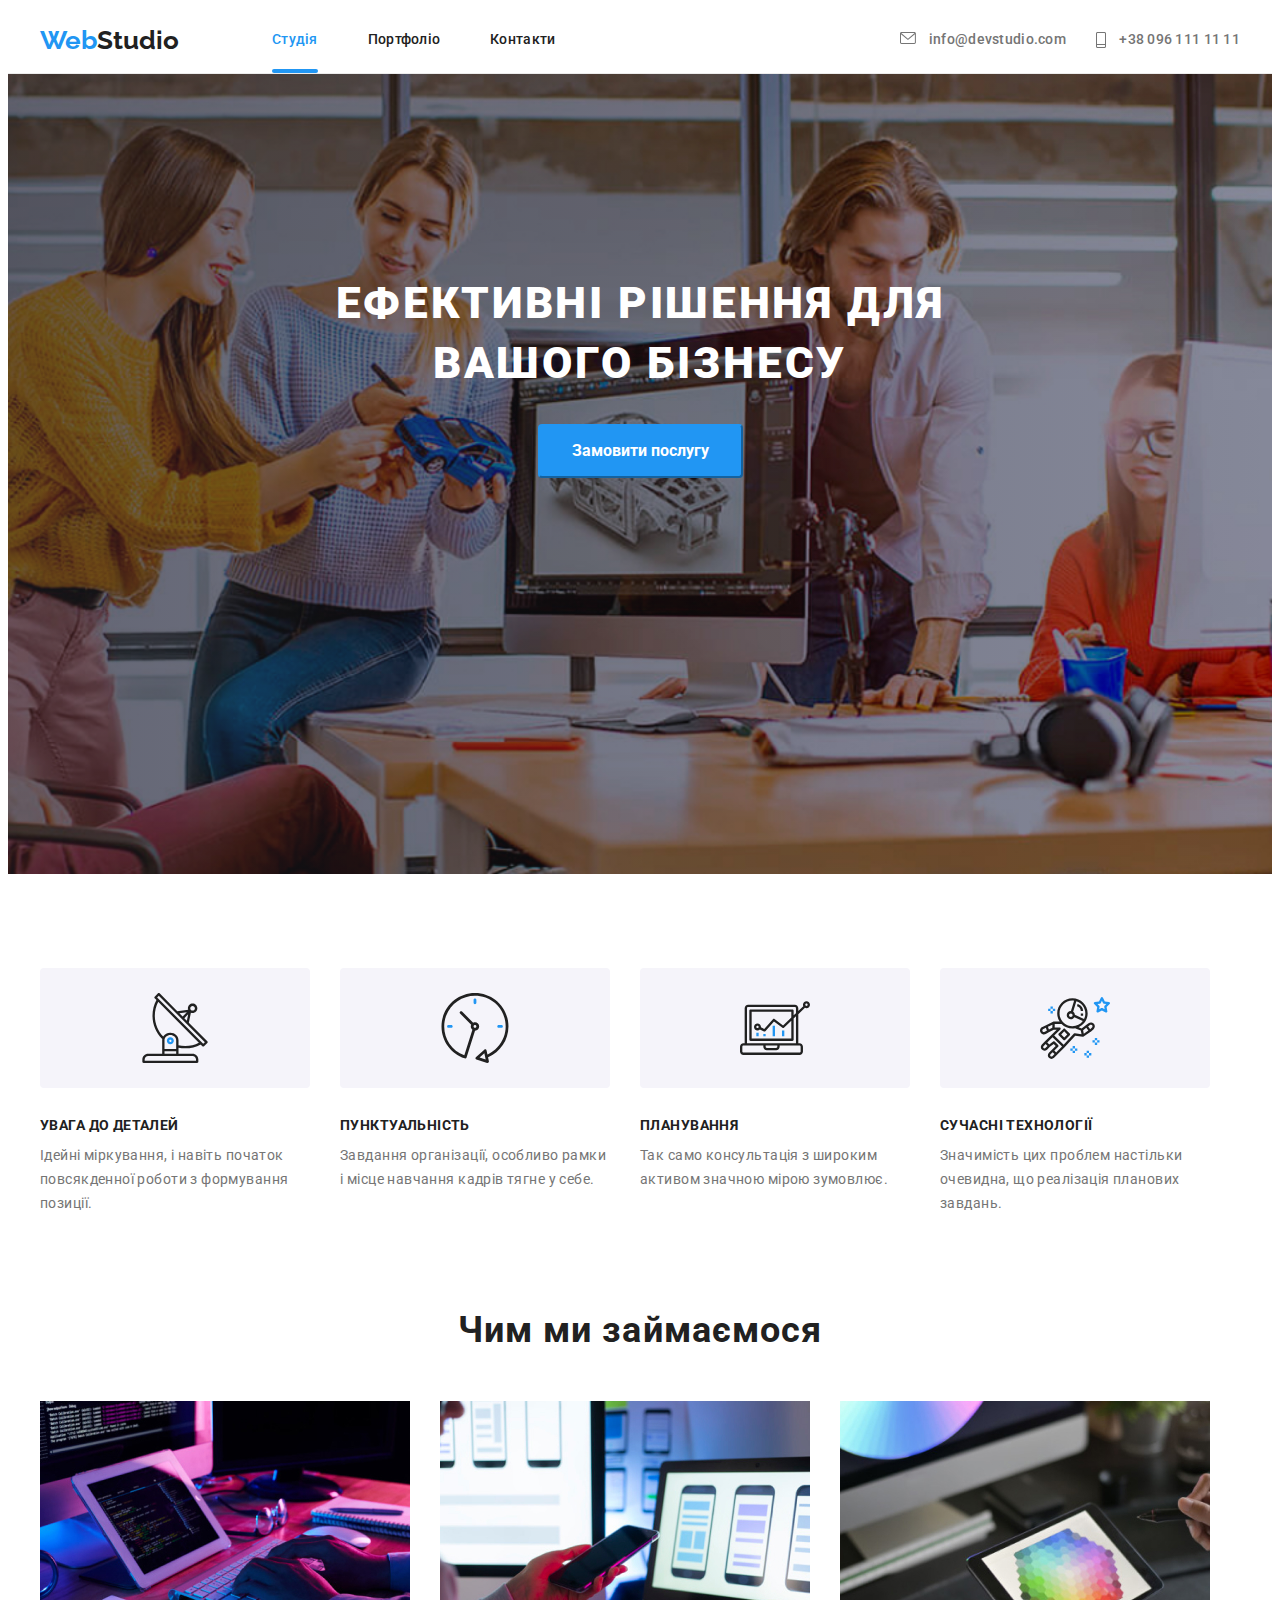
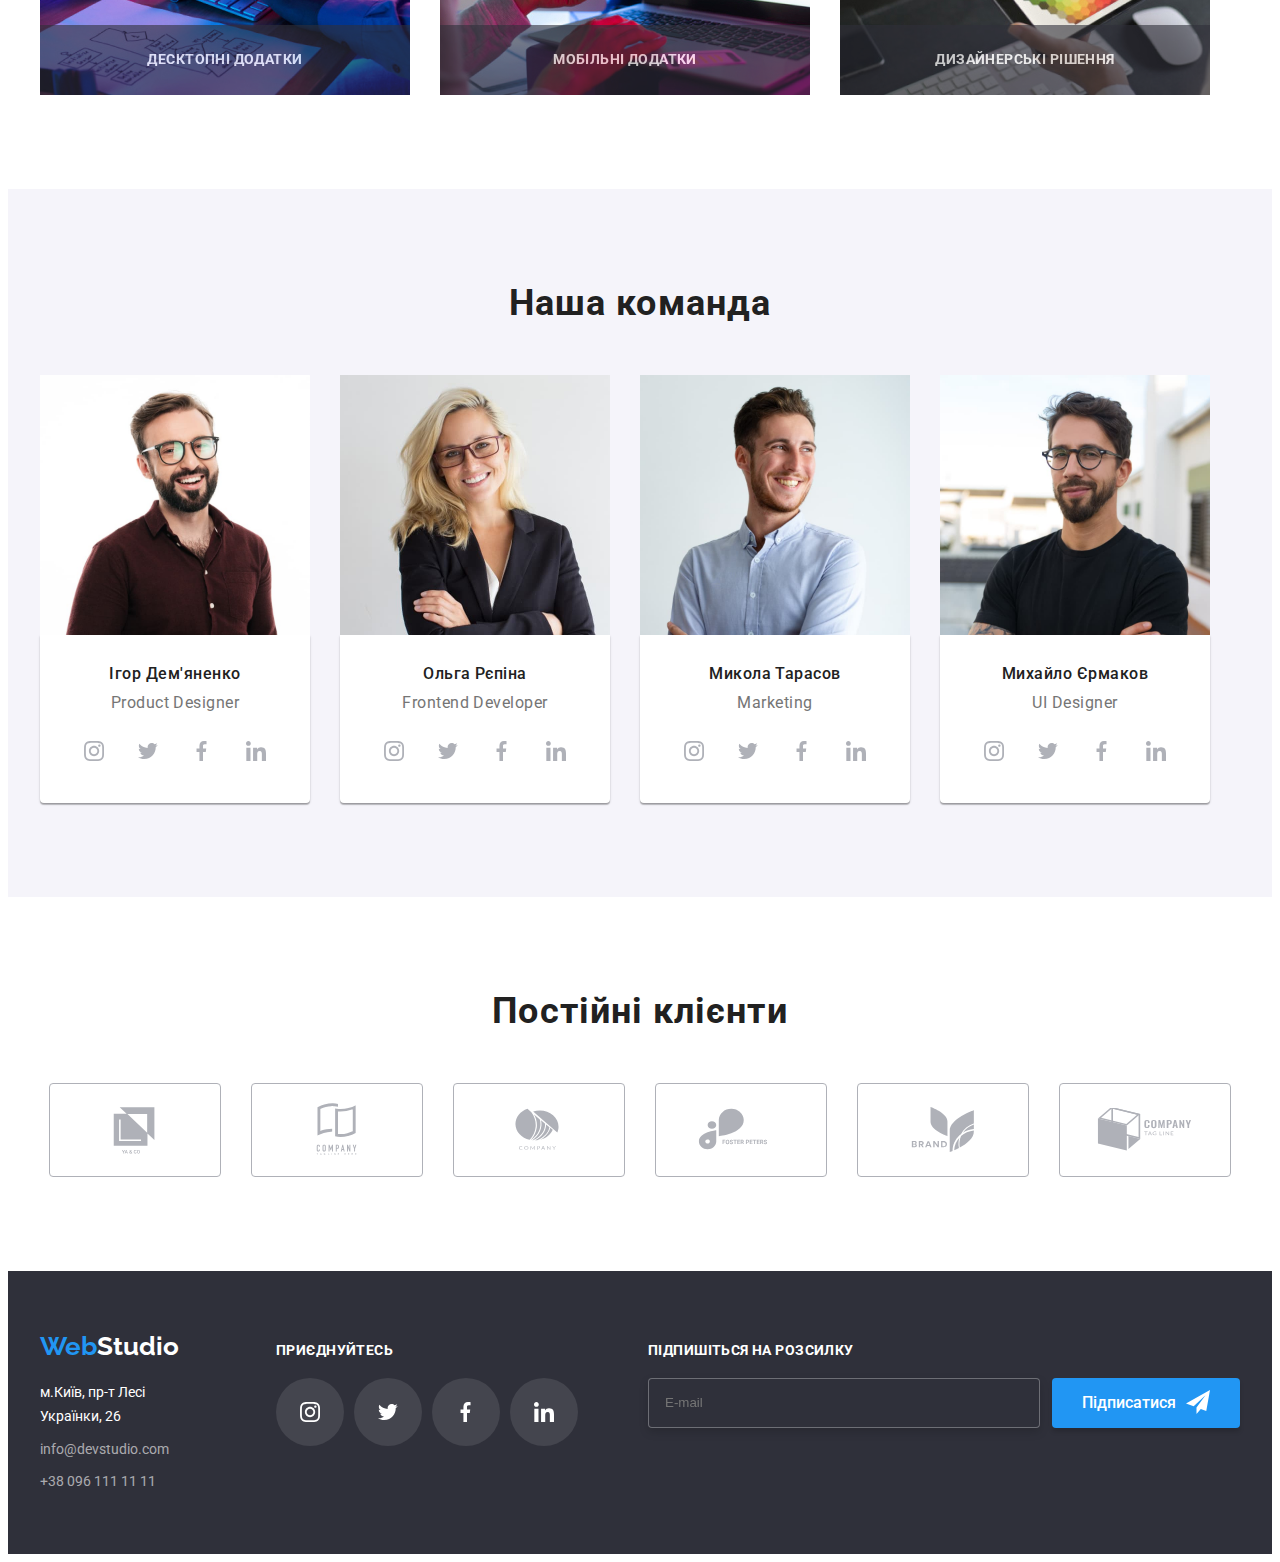
<file: index.html>
<!DOCTYPE html>
<html lang="uk">
  <head>
    <meta charset="UTF-8" />
    <meta http-equiv="X-UA-Compatible" content="IE=edge" />
    <meta name="viewport" content="width=device-width, initial-scale=1.0" />
    <title>Studio</title>
    <link
      href="https://fonts.googleapis.com/css2?family=Raleway:wght@700&family=Roboto:wght@400;500;700;900&display=swap"
      rel="stylesheet"
    />
    <link
      rel="stylesheet"
      href="https://cdnjs.cloudflare.com/ajax/libs/modern-normalize/1.1.0/modern-normalize.min.css"
      integrity="sha512-wpPYUAdjBVSE4KJnH1VR1HeZfpl1ub8YT/NKx4PuQ5NmX2tKuGu6U/JRp5y+Y8XG2tV+wKQpNHVUX03MfMFn9Q=="
      crossorigin="anonymous"
      referrerpolicy="no-referrer"
    />

    <link rel="stylesheet" href="./css/main.min.css" />
  </head>
  <body>
    <header class="header-line">
      <div class="container mane-header">
        <a class="logo link" href="/"
          ><span class="logo-blue">Web</span>Studio</a
        >
        <nav>
          <ul class="site-nav site-nav--margin">
            <li>
              <a
                class="link site-nav__link site-nav__link--margin site-nav__link--current"
                href="/"
                >Студія</a
              >
            </li>
            <li>
              <a
                class="link site-nav__link site-nav__link--margin"
                href="./portfolio.html"
                >Портфоліо</a
              >
            </li>
            <li>
              <a class="link site-nav__link site-nav__link--margin" href="#"
                >Контакти</a
              >
            </li>
          </ul>
        </nav>
        <ul class="header-contacts">
          <li class="header-contacts__item">
            <a
              class="link header-contacts__link"
              href="mailto:info@devstudio.com"
            >
              <svg class="header-contacts__icon header-contacts__icon--letter">
                <use href="./images/icons.svg#icon-letter"></use>
              </svg>
              info@devstudio.com</a
            >
          </li>
          <li class="header-contacts__item">
            <a class="link header-contacts__link" href="tel:+380961111111"
              ><svg
                class="header-contacts__icon header-contacts__icon--telephon"
              >
                <use href="./images/icons.svg#icon-telephon"></use>
              </svg>
              +38 096 111 11 11</a
            >
          </li>
        </ul>
      </div>
    </header>
    <section class="hero hero--margin">
      <h1 class="hero__title hero__title--margin">
        Ефективні рішення для вашого бізнесу
      </h1>
      <button
        data-modal-open
        class="button button__primary button__active primary active"
        type="button"
      >
        Замовити послугу
      </button>
    </section>
    <main>
      <section class="benefits">
        <div class="container">
          <h2 class="visually-hidden">our benefits</h2>
          <ul class="benefits__list">
            <li class="benefits__item">
              <div class="benefits__img benefits__img--margin">
                <svg class="benefits__icon" width="70" height="70">
                  <use href="./images/symbol-defs.svg#icon-antenna1"></use>
                </svg>
              </div>
              <h3 class="benefits__title benefits__title--margin">
                УВАГА ДО ДЕТАЛЕЙ
              </h3>
              <p class="benefits__text">
                Ідейні міркування, і навіть початок повсякденної роботи з
                формування позиції.
              </p>
            </li>
            <li class="benefits__item">
              <div class="benefits__img benefits__img--margin">
                <svg class="benefits__icon" width="70" height="70">
                  <use href="./images/symbol-defs.svg#icon-clock1"></use>
                </svg>
              </div>
              <h3 class="benefits__title benefits__title--margin">
                ПУНКТУАЛЬНІСТЬ
              </h3>
              <p class="benefits__text">
                Завдання організації, особливо рамки і місце навчання кадрів
                тягне у себе.
              </p>
            </li>
            <li class="benefits__item">
              <div class="benefits__img benefits__img--margin">
                <svg class="benefits__icon" width="70" height="70">
                  <use href="./images/symbol-defs.svg#icon-diagram1"></use>
                </svg>
              </div>
              <h3 class="benefits__title benefits__title--margin">
                ПЛАНУВАННЯ
              </h3>
              <p class="benefits__text">
                Так само консультація з широким активом значною мірою зумовлює.
              </p>
            </li>
            <li class="benefits__item">
              <div class="benefits__img benefits__img--margin">
                <svg class="benefits__icon" width="70" height="70">
                  <use href="./images/symbol-defs.svg#icon-astronaut1"></use>
                </svg>
              </div>
              <h3 class="benefits__title benefits__title--margin">
                СУЧАСНІ ТЕХНОЛОГІЇ
              </h3>
              <p class="benefits__text">
                Значимість цих проблем настільки очевидна, що реалізація
                планових завдань.
              </p>
            </li>
          </ul>
        </div>
      </section>
      <section class="works section">
        <div class="container">
          <h2 class="section__title section__title--margin">
            Чим ми займаємося
          </h2>

          <ul class="works__list">
            <li class="works__item">
              <img
                class="works__image"
                src="images/arhitekt.jpg"
                width="370"
                alt="проектування"
              />

              <p class="works__text">Десктопні додатки</p>
            </li>
            <li class="works__item">
              <img
                class="works__image"
                src="images/rozrobka.jpg"
                width="370"
                alt="верстка"
              />

              <p class="works__text">Мобільні додатки</p>
            </li>
            <li class="works__item">
              <img
                class="works__image"
                src="images/dyzain.jpg"
                width="370"
                alt="дизайн"
              />

              <p class="works__text">Дизайнерські рішення</p>
            </li>
          </ul>
        </div>
      </section>
      <section class="teems section">
        <div class="container">
          <h2 class="section__title section__title--margin">Наша команда</h2>
          <ul class="teems__list">
            <li class="teems__items">
              <img
                class="teems__image"
                src="images/demjan.jpg"
                width="270"
                alt="Ігор Дем'яненко"
              />
              <div class="teems__wrapper">
                <h4 class="teems__name teems__name--margin">Ігор Дем'яненко</h4>
                <p class="teems__position teems__position--margin">
                  Product Designer
                </p>

                <ul class="social__list">
                  <li class="social__items">
                    <a class="social__link" href="#" aria-label="instagram">
                      <svg class="social__icon" width="20" height="20">
                        <use href="./images/icons.svg#icon-instagram"></use>
                      </svg>
                    </a>
                  </li>
                  <li class="social__items">
                    <a class="social__link" href="#" aria-label="twitter">
                      <svg class="social__icon" width="20" height="20">
                        <use href="./images/icons.svg#icon-twitter"></use>
                      </svg>
                    </a>
                  </li>
                  <li class="social__items">
                    <a class="social__link" href="#" aria-label="facebook">
                      <svg class="social__icon" width="20" height="20">
                        <use href="./images/icons.svg#icon-fb"></use>
                      </svg>
                    </a>
                  </li>
                  <li class="social__items">
                    <a class="social__link" href="#" aria-label="linkedin">
                      <svg class="social__icon" width="20" height="20">
                        <use href="./images/icons.svg#icon-linkedin"></use>
                      </svg>
                    </a>
                  </li>
                </ul>
              </div>
            </li>
            <li class="teems__items">
              <img
                class="teems__image"
                src="images/repina.jpg"
                width="270"
                alt="Ольга Рєпіна"
              />
              <div class="teems__wrapper">
                <h4 class="teems__name teems__name--margin">Ольга Рєпіна</h4>
                <p class="teems__position teems__position--margin">
                  Frontend Developer
                </p>

                <ul class="social__list">
                  <li class="social__items">
                    <a class="social__link" href="#" aria-label="instagram">
                      <svg class="social__icon" width="20" height="20">
                        <use href="./images/icons.svg#icon-instagram"></use>
                      </svg>
                    </a>
                  </li>
                  <li class="social__items">
                    <a class="social__link" href="#" aria-label="twitter">
                      <svg class="social__icon" width="20" height="20">
                        <use href="./images/icons.svg#icon-twitter"></use>
                      </svg>
                    </a>
                  </li>
                  <li class="social__items">
                    <a class="social__link" href="#" aria-label="facebook">
                      <svg class="social__icon" width="20" height="20">
                        <use href="./images/icons.svg#icon-fb"></use>
                      </svg>
                    </a>
                  </li>
                  <li class="social__items">
                    <a class="social__link" href="#" aria-label="linkedin">
                      <svg class="social__icon" width="20" height="20">
                        <use href="./images/icons.svg#icon-linkedin"></use>
                      </svg>
                    </a>
                  </li>
                </ul>
              </div>
            </li>
            <li class="teems__items">
              <img
                class="teems__image"
                src="images/tarasov.jpg"
                width="270"
                alt="Микола Тарасов"
              />
              <div class="teems__wrapper">
                <h4 class="teems__name teems__name--margin">Микола Тарасов</h4>
                <p class="teems__position teems__position--margin">Marketing</p>

                <ul class="social__list">
                  <li class="social__items">
                    <a class="social__link" href="#" aria-label="instagram">
                      <svg class="social__icon" width="20" height="20">
                        <use href="./images/icons.svg#icon-instagram"></use>
                      </svg>
                    </a>
                  </li>
                  <li class="social__items">
                    <a class="social__link" href="#" aria-label="twitter">
                      <svg class="social__icon" width="20" height="20">
                        <use href="./images/icons.svg#icon-twitter"></use>
                      </svg>
                    </a>
                  </li>
                  <li class="social__items">
                    <a class="social__link" href="#" aria-label="facebook">
                      <svg class="social__icon" width="20" height="20">
                        <use href="./images/icons.svg#icon-fb"></use>
                      </svg>
                    </a>
                  </li>
                  <li class="social__items">
                    <a class="social__link" href="#" aria-label="linkedin">
                      <svg class="social__icon" width="20" height="20">
                        <use href="./images/icons.svg#icon-linkedin"></use>
                      </svg>
                    </a>
                  </li>
                </ul>
              </div>
            </li>
            <li class="teems__items">
              <img
                class="teems__image"
                src="images/ermakov.jpg"
                width="270"
                alt="Михайло Єрмаков"
              />
              <div class="teems__wrapper">
                <h4 class="teems__name teems__name--margin">Михайло Єрмаков</h4>
                <p class="teems__position teems__position--margin">
                  UI Designer
                </p>

                <ul class="social__list">
                  <li class="social__items">
                    <a class="social__link" href="#" aria-label="instagram">
                      <svg class="social__icon" width="20" height="20">
                        <use href="./images/icons.svg#icon-instagram"></use>
                      </svg>
                    </a>
                  </li>
                  <li class="social__items">
                    <a class="social__link" href="#" aria-label="twitter">
                      <svg class="social__icon" width="20" height="20">
                        <use href="./images/icons.svg#icon-twitter"></use>
                      </svg>
                    </a>
                  </li>
                  <li class="social__items">
                    <a class="social__link" href="#" aria-label="facebook">
                      <svg class="social__icon" width="20" height="20">
                        <use href="./images/icons.svg#icon-fb"></use>
                      </svg>
                    </a>
                  </li>
                  <li class="social__items">
                    <a class="social__link" href="#" aria-label="linkedin">
                      <svg class="social__icon" width="20" height="20">
                        <use href="./images/icons.svg#icon-linkedin"></use>
                      </svg>
                    </a>
                  </li>
                </ul>
              </div>
            </li>
          </ul>
        </div>
      </section>
      <section class="section">
        <div class="container">
          <h2 class="section__title section__title--margin">
            Постійні клієнти
          </h2>
          <ul class="client__list">
            <li class="client__item">
              <a
                class="client__link"
                href="#"
                target="_blank"
                rel="nofollow noopener noreferrer"
                aria-label="logo company"
              >
                <svg class="client__logo" width="106" height="60">
                  <use href="./images/icons.svg#icon-company1"></use>
                </svg>
              </a>
            </li>
            <li class="client__item">
              <a
                class="client__link"
                href="#"
                target="_blank"
                rel="nofollow noopener noreferrer"
                aria-label="logo company"
              >
                <svg class="client__logo" width="106" height="60">
                  <use href="./images/icons.svg#icon-company2"></use>
                </svg>
              </a>
            </li>
            <li class="client__item">
              <a
                class="client__link"
                href="#"
                target="_blank"
                rel="nofollow noopener noreferrer"
                aria-label="logo company"
              >
                <svg class="client__logo" width="106" height="60">
                  <use href="./images/icons.svg#icon-company3"></use>
                </svg>
              </a>
            </li>
            <li class="client__item">
              <a
                class="client__link"
                href="#"
                target="_blank"
                rel="nofollow noopener noreferrer"
                aria-label="logo company"
              >
                <svg class="client__logo" width="106" height="60">
                  <use href="./images/icons.svg#icon-company4"></use>
                </svg>
              </a>
            </li>
            <li class="client__item">
              <a
                class="client__link"
                href="#"
                target="_blank"
                rel="nofollow noopener noreferrer"
                aria-label="logo company"
              >
                <svg class="client__logo" width="106" height="60">
                  <use href="./images/icons.svg#icon-company5"></use>
                </svg>
              </a>
            </li>
            <li class="client__item">
              <a
                class="client__link"
                href="#"
                target="_blank"
                rel="nofollow noopener noreferrer"
                aria-label="logo company"
              >
                <svg class="client__logo" width="106" height="60">
                  <use href="./images/icons.svg#icon-company6"></use>
                </svg>
              </a>
            </li>
          </ul>
        </div>
      </section>
    </main>
    <footer>
      <section class="container footer-conteiner">
        <div>
          <a class="logo link logo-footer" href="#"
            ><span class="logo-blue">Web</span>Studio</a
          >
          <address class="addres">
            <ul class="address__list">
              <li class="address__margin">
                <a
                  class="link address__item address__map"
                  target="_blank"
                  rel="noopener nofollow noreferrer"
                  href="https://g.page/print7seven?share"
                  >м.Київ, пр-т Лесі Українки, 26</a
                >
              </li>
              <li class="address__margin">
                <a class="link address__item" href="mailto:info@devstudio.com"
                  >info@devstudio.com</a
                >
              </li>
              <li class="address__margin">
                <a class="link address__item" href="tel:+380961111111"
                  >+38 096 111 11 11</a
                >
              </li>
            </ul>
          </address>
        </div>
        <div class="footer-social">
          <p class="footer__subject footer__subject--margin">приєднуйтесь</p>
          <ul class="social__list">
            <li class="social__items">
              <a
                class="social__link--footer link"
                href="#"
                aria-label="instagram"
              >
                <svg class="social__icon--footer" width="20" height="20">
                  <use href="./images/icons.svg#icon-instagram"></use>
                </svg>
              </a>
            </li>
            <li class="social__items">
              <a class="social__link--footer" href="#" aria-label="twitter">
                <svg class="social__icon--footer" width="20" height="20">
                  <use href="./images/icons.svg#icon-twitter"></use>
                </svg>
              </a>
            </li>
            <li class="social__items">
              <a class="social__link--footer" href="#" aria-label="facebook">
                <svg class="social__icon--footer" width="20" height="20">
                  <use href="./images/icons.svg#icon-fb"></use>
                </svg>
              </a>
            </li>
            <li class="social__items">
              <a class="social__link--footer" href="#" aria-label="linkedin">
                <svg class="social__icon--footer" width="20" height="20">
                  <use href="./images/icons.svg#icon-linkedin"></use>
                </svg>
              </a>
            </li>
          </ul>
        </div>
        <div class="footer-social">
          <p class="footer__subject footer__subject--margin">
            Підпишіться на розсилку
          </p>
          <div class="footer__action">
            <label for="email"></label>
            <input
              class="form__input--footer"
              type="email"
              name="email"
              id="email"
              placeholder="E-mail"
            />
            <button class="button__footer--sent button" type="submit">
              Підписатися
            </button>
          </div>
        </div>
      </section>
    </footer>

    <div data-modal class="backdrop is-hidden">
      <div class="modal">
        <button data-modal-close class="modal__button" type="button">
          <svg class="modal__button--close" width="18" height="18">
            <use href="./images/symbol-defs.svg#icon-close"></use>
          </svg>
        </button>
        <div class="form__conteiner">
          <p class="form__title form__title--margin">
            Залиште свої дані, ми вам передзвонимо
          </p>
          <form>
            <div>
              <ul class="form__list form__list--margin">
                <li class="form__item form__item--margin">
                  <label for="name">Ім'я</label>
                  <input
                    class="form__input--items"
                    type="text"
                    name="name"
                    id="name"
                    placeholder=" "
                  />
                  <svg
                    class="form__icon form__icon--margin"
                    width="18"
                    height="18"
                  >
                    <use href="./images/symbol-defs.svg#icon-person-form"></use>
                  </svg>
                </li>
                <li class="form__item form__item--margin">
                  <label for="tel">Телефон</label>
                  <input
                    class="form__input--items"
                    type="tel"
                    name="tel"
                    id="tel"
                  />
                  <svg
                    class="form__icon form__icon--margin"
                    width="18"
                    height="18"
                  >
                    <use href="./images/symbol-defs.svg#icon-phone-form"></use>
                  </svg>
                </li>
                <li class="form__item form__item--margin">
                  <label for="mail">Пошта</label>
                  <input
                    class="form__input--items"
                    type="email"
                    name="email"
                    id="mail"
                  />
                  <svg
                    class="form__icon form__icon--margin"
                    width="18"
                    height="18"
                  >
                    <use href="./images/symbol-defs.svg#icon-email-form"></use>
                  </svg>
                </li>
                <li class="form__item form__item--margin">
                  <label for="comment">Коментар</label>
                  <textarea
                    class="form__input form__item--placeholder"
                    name="comment"
                    id="comment"
                    rows="10"
                    placeholder="Введіть текст"
                  ></textarea>
                </li>
              </ul>
            </div>
            <label class="form__policy form__policy--margin" for="policy">
              <input
                class="checkbox"
                type="checkbox"
                name="policy"
                id="policy"
              />
              <span class="check__icon"></span>
              Погоджуюся з розсилкою та приймаю
              <a href="#">Умови договору</a>
            </label>

            <button class="button form__button" type="submit">
              Відправити
            </button>
          </form>
        </div>
      </div>
    </div>
    <script src="./js/modal.js"></script>
  </body>
</html>
</file>
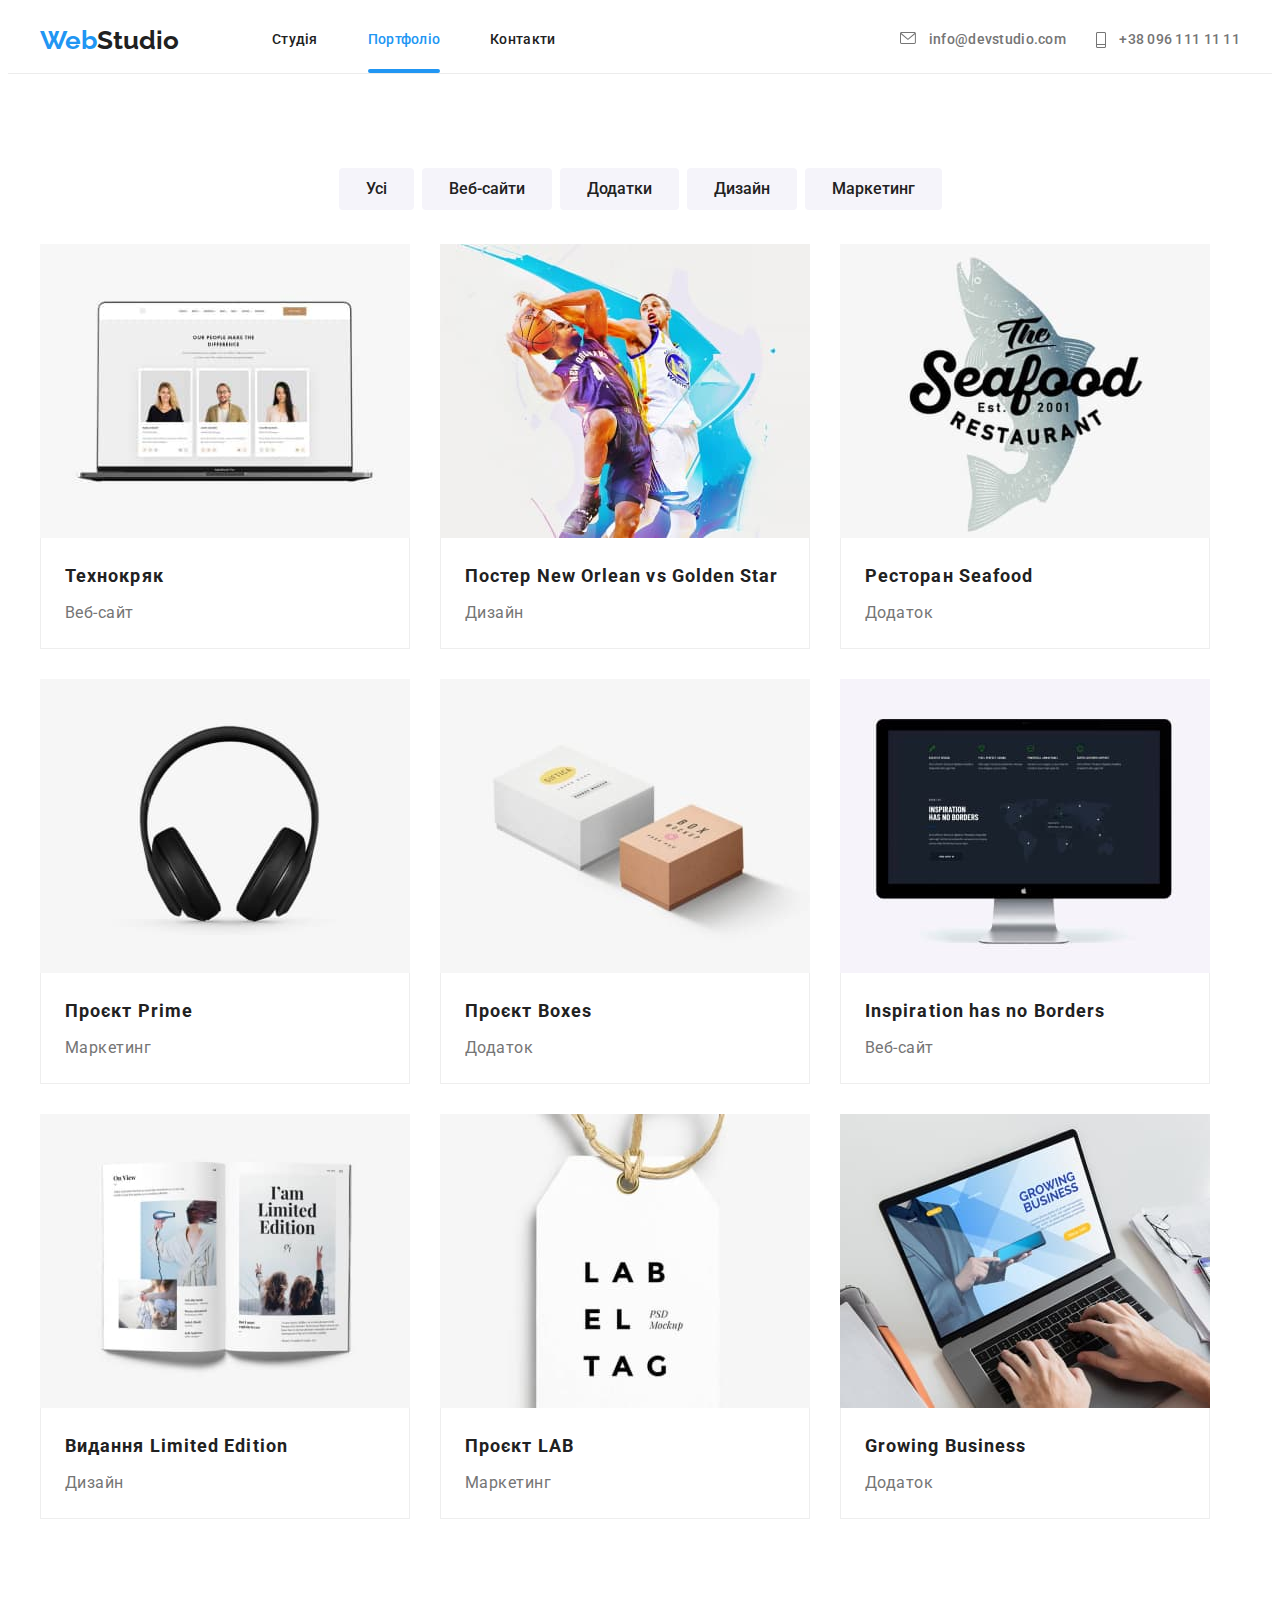
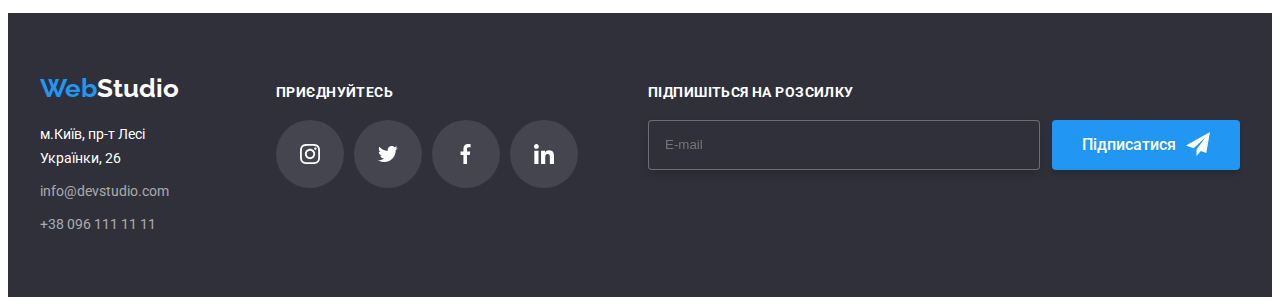
<file: portfolio.html>
<!DOCTYPE html>
<html lang="ua">
  <head>
    <meta charset="UTF-8" />
    <meta http-equiv="X-UA-Compatible" content="IE=edge" />
    <meta name="viewport" content="width=device-width, initial-scale=1.0" />
    <title>portfolio</title>
    <link
      href="https://fonts.googleapis.com/css2?family=Raleway:wght@700&family=Roboto:wght@400;500;700;900&display=swap"
      rel="stylesheet"
    />
    <link
      rel="stylesheet"
      href="https://cdnjs.cloudflare.com/ajax/libs/modern-normalize/1.1.0/modern-normalize.min.css"
      integrity="sha512-wpPYUAdjBVSE4KJnH1VR1HeZfpl1ub8YT/NKx4PuQ5NmX2tKuGu6U/JRp5y+Y8XG2tV+wKQpNHVUX03MfMFn9Q=="
      crossorigin="anonymous"
      referrerpolicy="no-referrer"
    />
    <link rel="stylesheet" href="./css/main.min.css" />
  </head>
  <body>
    <header class="header-line">
      <div class="container mane-header">
        <a class="logo link" href="/"
          ><span class="logo-blue">Web</span>Studio</a
        >
        <nav>
          <ul class="site-nav site-nav--margin">
            <li>
              <a class="link site-nav__link site-nav__link--margin" href="./index.html">Студія</a>
            </li>
            <li>
              <a class="link site-nav__link site-nav__link--margin site-nav__link--current" href="#">Портфоліо</a>
            </li>
            <li><a class="link site-nav__link site-nav__link--margin" href="#">Контакти</a></li>
          </ul>
        </nav>
        <ul class="header-contacts">
          <li class="header-contacts__item">
            <a class="link header-contacts__link" href="mailto:info@devstudio.com">
              <svg class="header-contacts__icon header-contacts__icon--letter">
                <use href="./images/icons.svg#icon-letter"></use>
              </svg>
              info@devstudio.com</a
            >
          </li>
          <li class="header-contacts__item">
            <a class="link header-contacts__link" href="tel:+380961111111"
              ><svg class="header-contacts__icon header-contacts__icon--telephon">
                <use href="./images/icons.svg#icon-telephon"></use>
              </svg>
              +38 096 111 11 11</a
            >
          </li>
        </ul>
      </div>
    </header>
    <main>
      <section class="section">
        <div class="container">
          <ul class="slider slider--margin ">
            <li class="slider__item">
              <button class="button" type="button">Усі</button>
            </li>
            <li class="slider__item">
              <button class="button" type="button">Веб-сайти</button>
            </li>
            <li class="slider__item">
              <button class="button" type="button">Додатки</button>
            </li>
            <li class="slider__item">
              <button class="button" type="button">Дизайн</button>
            </li>
            <li class="slider__item">
              <button class="button" type="button">Маркетинг</button>
            </li>
          </ul>
          <ul class="proects__list">
            <li class="proects__wrap">
              <div class="proects__card">
              <div class="proects__item">
                <a class="link proects__link" href="#">
                  <img
                    class="proects__image"
                    src="./images/tehnokryk.jpg"
                    width="370"
                    alt="Технокряк"
                />
              </div>
              <div class="proects__overlay">
                <p class="proects__text">
                  Ресурс пропонує комплексні пропозиції з різним рівнем
                  функціоналу та сервісів. Все це дозволить відвідувачу отримати
                  вичерпні відомості про компанію чи приватну особу.
                </p>
              </div>
            </div>
              <div class="proects__wrapper">
                <h2 class="proects__title proects__title--margin">Технокряк</h2>
                <p class="proects__subject">Веб-сайт</p>
              </div>
            </a>
            </li>
            <li class="proects__wrap">
              <div class="proects__card">
              <div class="proects__item">
                <a class="link proects__link" href="#">
                  <img
                    class="proects__image"
                    src="./images/newOrlean.jpg"
                    width="370"
                    alt="Постер New Orlean
                vs Golden Star"
                />
              </div>
              <div class="proects__overlay">
                <p class="proects__text">
                  Ресурс пропонує комплексні пропозиції з різним рівнем
                  функціоналу та сервісів. Все це дозволить відвідувачу отримати
                  вичерпні відомості про компанію чи приватну особу.
                </p>
              </div>
            </div>
              <div class="proects__wrapper">
                <h2 class="proects__title proects__title--margin">Постер New Orlean vs Golden Star</h2>
                <p class="proects__subject">Дизайн</p>
              </div>
            </a>
            </li>
            <li class="proects__wrap">
              <div class="proects__card">
              <div class="proects__item">
                <a class="link proects__link" href="#">
                  <img
                    class="proects__image"
                    src="./images/seafood.jpg"
                    width="370"
                    alt="Ресторан Seafood"
                />
              </div>
              <div class="proects__overlay">
                <p class="proects__text">
                  Ресурс пропонує комплексні пропозиції з різним рівнем
                  функціоналу та сервісів. Все це дозволить відвідувачу отримати
                  вичерпні відомості про компанію чи приватну особу.
                </p>
              </div>
            </div>
              <div class="proects__wrapper">
                <h2 class="proects__title proects__title--margin">Ресторан Seafood</h2>
                <p class="proects__subject">Додаток</p>
              </div>
            </a>
            </li>
            <li class="proects__wrap">
              <div class="proects__card">
              <div class="proects__item">
                <a class="link proects__link" href="#">
                  <img
                    class="proects__image"
                    src="./images/prime.jpg"
                    width="370"
                    alt="Проєкт Prime"
                />
              </div>
              <div class="proects__overlay">
                <p class="proects__text">
                  Ресурс пропонує комплексні пропозиції з різним рівнем
                  функціоналу та сервісів. Все це дозволить відвідувачу отримати
                  вичерпні відомості про компанію чи приватну особу.
                </p>
              </div>
            </div>
              <div class="proects__wrapper">
                <h2 class="proects__title proects__title--margin">Проєкт Prime</h2>
                <p class="proects__subject">Маркетинг</p>
              </div>
            </a>
            </li>
           <li class="proects__wrap">
              <div class="proects__card">
              <div class="proects__item">
                <a class="link proects__link" href="#">
                  <img
                    class="proects__image"
                    src="./images/boxes.jpg"
                    width="370"
                    alt="Проєкт Boxes"
                />
              </div>
              <div class="proects__overlay">
                <p class="proects__text">
                  Ресурс пропонує комплексні пропозиції з різним рівнем
                  функціоналу та сервісів. Все це дозволить відвідувачу отримати
                  вичерпні відомості про компанію чи приватну особу.
                </p>
              </div>
            </div>
              <div class="proects__wrapper">
                <h2 class="proects__title proects__title--margin">Проєкт Boxes</h2>
                <p class="proects__subject">Додаток</p>
              </div>
            </a>
            </li>
             <li class="proects__wrap">
              <div class="proects__card">
              <div class="proects__item">
                <a class="link proects__link" href="#">
                  <img
                    class="proects__image"
                    src="./images/borders.jpg"
                    width="370"
                    alt="Inspiration has no Borders"
                />
              </div>
              <div class="proects__overlay">
                <p class="proects__text">
                  Ресурс пропонує комплексні пропозиції з різним рівнем
                  функціоналу та сервісів. Все це дозволить відвідувачу отримати
                  вичерпні відомості про компанію чи приватну особу.
                </p>
              </div>
            </div>
              <div class="proects__wrapper">
                <h2 class="proects__title proects__title--margin">Inspiration has no Borders</h2>
                <p class="proects__subject">Веб-сайт</p>
              </div>
            </a>
            </li>
             <li class="proects__wrap">
              <div class="proects__card">
              <div class="proects__item">
                <a class="link proects__link" href="#">
                  <img
                    class="proects__image"
                    src="./images/limited.jpg"
                    width="370"
                    alt="Видання Limited Edition"
                />
              </div>
              <div class="proects__overlay">
                <p class="proects__text">
                  Ресурс пропонує комплексні пропозиції з різним рівнем
                  функціоналу та сервісів. Все це дозволить відвідувачу отримати
                  вичерпні відомості про компанію чи приватну особу.
                </p>
              </div>
            </div>
              <div class="proects__wrapper">
                <h2 class="proects__title proects__title--margin">Видання Limited Edition</h2>
                <p class="proects__subject">Дизайн</p>
              </div>
            </a>
            </li>
            <li class="proects__wrap">
              <div class="proects__card">
              <div class="proects__item">
                <a class="link proects__link" href="#">
                  <img
                    class="proects__image"
                    src="./images/lab.jpg"
                    width="370"
                    alt="Проєкт LAB"
                />
              </div>
              <div class="proects__overlay">
                <p class="proects__text">
                  Ресурс пропонує комплексні пропозиції з різним рівнем
                  функціоналу та сервісів. Все це дозволить відвідувачу отримати
                  вичерпні відомості про компанію чи приватну особу.
                </p>
              </div>
            </div>
              <div class="proects__wrapper">
                <h2 class="proects__title proects__title--margin">Проєкт LAB</h2>
                <p class="proects__subject">Маркетинг</p>
              </div>
            </a>
            </li>
            <li class="proects__wrap">
              <div class="proects__card">
              <div class="proects__item">
                <a class="link proects__link" href="#">
                  <img
                    class="proects__image"
                    src="./images/grouving.jpg"
                    width="370"
                    alt="Growing Business"
                />
              </div>
              <div class="proects__overlay">
                <p class="proects__text">
                  Ресурс пропонує комплексні пропозиції з різним рівнем
                  функціоналу та сервісів. Все це дозволить відвідувачу отримати
                  вичерпні відомості про компанію чи приватну особу.
                </p>
              </div>
            </div>
              <div class="proects__wrapper">
                <h2 class="proects__title proects__title--margin">Growing Business</h2>
                <p class="proects__subject">Додаток</p>
              </div>
            </a>
            
          </ul>
        </div>
      </section>
    </main>
    <footer>
      <section class="container footer-conteiner">
        <div>
          <a class="logo link logo-footer" href="#"
            ><span class="logo-blue">Web</span>Studio</a
          >
          <address class="addres">
            <ul class="address__list">
              <li class="address__margin">
                <a
                  class="link address__item address__map"
                  target="_blank"
                  rel="noopener nofollow noreferrer"
                  href="https://g.page/print7seven?share"
                  >м.Київ, пр-т Лесі Українки, 26</a
                >
              </li>
              <li class="address__margin">
                <a class="link address__item" href="mailto:info@devstudio.com"
                  >info@devstudio.com</a
                >
              </li>
              <li class="address__margin">
                <a class="link address__item" href="tel:+380961111111"
                  >+38 096 111 11 11</a
                >
              </li>
            </ul>
          </address>
        </div>
        <div class="footer-social">
          <p class="footer__subject footer__subject--margin">приєднуйтесь</p>
          <ul class="social__list">
            <li class="social__items">
              <a
                class="social__link--footer link"
                href="#"
                aria-label="instagram"
              >
                <svg class="social__icon--footer" width="20" height="20">
                  <use href="./images/icons.svg#icon-instagram"></use>
                </svg>
              </a>
            </li>
            <li class="social__items">
              <a class="social__link--footer" href="#" aria-label="twitter">
                <svg class="social__icon--footer" width="20" height="20">
                  <use href="./images/icons.svg#icon-twitter"></use>
                </svg>
              </a>
            </li>
            <li class="social__items">
              <a class="social__link--footer" href="#" aria-label="facebook">
                <svg class="social__icon--footer" width="20" height="20">
                  <use href="./images/icons.svg#icon-fb"></use>
                </svg>
              </a>
            </li>
            <li class="social__items">
              <a class="social__link--footer" href="#" aria-label="linkedin">
                <svg class="social__icon--footer" width="20" height="20">
                  <use href="./images/icons.svg#icon-linkedin"></use>
                </svg>
              </a>
            </li>
          </ul>
        </div>
        <div class="footer-social">
          <p class="footer__subject footer__subject--margin">
            Підпишіться на розсилку
          </p>
          <div class="footer__action">
            <label for="email"></label>
            <input
              class="form__input--footer"
              type="email"
              name="email"
              id="email"
              placeholder="E-mail"
            />
            <button class="button__footer--sent button" type="submit">
              Підписатися
            </button>
          </div>
        </div>
      </section>
    </footer>
    <script src="./js/modal.js"></script>
  </body>
</html>
</file>
<file: css/main.min.css>
:root{--primary-text-color: #757575;--title-text-color: #212121;--secondary-text-color: rgba(255, 255, 255, 0.6);--accent-color: #2196f3;--white-color: #ffffff;--secondary-bg-color: #f5f4fa;--primary-bg-color: #2f303a;--bg-color: #f5f5f5}body{font-family:Roboto,"Segoe UI",Tahoma,Geneva,Verdana,sans-serif;background-color:var(--white-color);color:var(--primary-text-color)}footer{background-color:var(--primary-bg-color)}h1,h2,h3,h4,h5,h6{margin:0;color:var(--title-text-color)}ul{list-style:none;margin:0;padding:0}p{margin:0}img{display:block;max-width:100%;height:auto}textarea{resize:none}.visually-hidden{position:absolute;white-space:nowrap;width:1px;height:1px;overflow:hidden;border:0;padding:0;clip:rect(0 0 0 0);-webkit-clip-path:inset(50%);clip-path:inset(50%);margin:-1px}.is-hidden{opacity:0;visibility:hidden;pointer-events:none;-webkit-transform:scale(1);transform:scale(1)}.client__link,.social__link--footer,.social__link,.header-contacts{display:-webkit-box;display:-ms-flexbox;display:flex;-webkit-box-align:center;-ms-flex-align:center;align-items:center;-webkit-box-pack:center;-ms-flex-pack:center;justify-content:center}.button{cursor:pointer;font-family:inherit;font-size:16px;font-weight:500;line-height:1.62;background-color:var(--secondary-bg-color);color:var(--title-text-color);border-radius:4px;border-color:rgba(0,0,0,0);padding:6px 25px;-webkit-transition-property:background,color,-webkit-box-shadow;transition-property:background,color,-webkit-box-shadow;transition-property:background,color,box-shadow;transition-property:background,color,box-shadow,-webkit-box-shadow;-webkit-transition-duration:250ms;transition-duration:250ms;-webkit-transition-timing-function:cubic-bezier(0.4, 0, 0.2, 1);transition-timing-function:cubic-bezier(0.4, 0, 0.2, 1)}.button:hover,.button:focus{background:#2196f3;-webkit-box-shadow:0px 3px 1px rgba(0,0,0,.1),0px 1px 2px rgba(0,0,0,.08),0px 2px 2px rgba(0,0,0,.12);box-shadow:0px 3px 1px rgba(0,0,0,.1),0px 1px 2px rgba(0,0,0,.08),0px 2px 2px rgba(0,0,0,.12);color:var(--white-color)}.button__active{color:var(--white-color);background-color:var(--accent-color);border-color:var(--accent-color)}.button__primary{font-weight:700;line-height:1.875;padding:10px 32px}.button__primary:hover,.button__primary:focus{background-color:#188ce8}.button__footer--sent{display:-webkit-inline-box;display:-ms-inline-flexbox;display:inline-flex;padding:10px 28px;background:var(--accent-color);-webkit-box-shadow:0px 4px 4px rgba(0,0,0,.15);box-shadow:0px 4px 4px rgba(0,0,0,.15);border-radius:4px;color:var(--white-color);margin-left:12px;-webkit-transition:background-color 250ms cubic-bezier(0.4, 0, 0.2, 1);transition:background-color 250ms cubic-bezier(0.4, 0, 0.2, 1)}.button__footer--sent::after{content:"";width:24px;height:24px;background-image:url("../images/icon send.svg");background-size:contain;margin-left:10px}.button__footer--sent:hover,.button__footer--sent:focus{background-color:#188ce8}.link{text-decoration:none;color:inherit}.link:hover,.link:focus{color:var(--accent-color)}.container{width:1200px;padding-left:15px;padding-right:15px;margin-left:auto;margin-right:auto}.section{padding-top:94px;padding-bottom:94px}.section__title{font-weight:700;font-size:36px;line-height:1.16;text-align:center;letter-spacing:.03em}.section__title--margin{margin-bottom:50px}.header-line{border-bottom:1px solid #ececec}.mane-header{display:-webkit-box;display:-ms-flexbox;display:flex;-webkit-box-align:center;-ms-flex-align:center;align-items:center}.header-contacts{margin-left:auto}.header-contacts__item{display:block;font-weight:500;font-size:14px;line-height:1.14;letter-spacing:.02em}.header-contacts__item:not(:last-child){margin-right:30px}.header-contacts__link{display:block;padding-top:24px;padding-bottom:25px}.header-contacts__icon{fill:currentColor;margin-right:10px;-webkit-box-align:center;-ms-flex-align:center;align-items:center;-webkit-box-pack:center;-ms-flex-pack:center;justify-content:center}.header-contacts__icon--letter{width:16px;height:12px}.header-contacts__icon--telephon{vertical-align:middle;width:10px;height:16px}.logo{font-family:Raleway,"Segoe UI",Tahoma,Geneva,Verdana,sans-serif;font-weight:700;font-size:26px;line-height:1.17;color:var(--title-text-color);display:block}.logo-blue{color:var(--accent-color)}.logo-footer{color:var(--white-color);margin-bottom:20px;display:block}.site-nav{color:var(--title-text-color);display:-webkit-box;display:-ms-flexbox;display:flex}.site-nav--margin{margin-left:93px}.site-nav__link{position:relative;display:block;padding-top:24px;padding-bottom:25px;font-weight:500;font-size:14px;line-height:1.14;letter-spacing:.02em}.site-nav__link--current{color:var(--accent-color)}.site-nav__link--current::after{content:"";display:block;position:absolute;bottom:0;left:0;border-radius:4px;background-color:var(--accent-color);width:100%;height:4px}.site-nav__link--margin{margin-right:50px}.hero{background-color:var(--primary-bg-color);text-align:center;max-width:1600px;min-height:600px;background-image:-webkit-gradient(linear, left top, right top, from(rgba(47, 48, 58, 0.4)), to(transparent)),url(../images/studio-hero.jpg);background-image:linear-gradient(to right, rgba(47, 48, 58, 0.4), transparent),url(../images/studio-hero.jpg);background-repeat:no-repeat;background-size:cover;background-position:center;padding-top:200px}.hero--margin{margin-left:auto;margin-right:auto}.hero__title{color:var(--white-color);font-family:Roboto,"Segoe UI",Tahoma,Geneva,Verdana,sans-serif;font-weight:900;font-size:44px;line-height:1.36;text-align:center;letter-spacing:.06em;text-transform:uppercase;max-width:700px}.hero__title--margin{margin-bottom:30px;margin-left:auto;margin-right:auto}.benefits{padding-top:94px}.benefits__img{width:270px;height:120px;background:#f5f4fa;border-radius:4px;display:-webkit-box;display:-ms-flexbox;display:flex;-webkit-box-align:center;-ms-flex-align:center;align-items:center;-webkit-box-pack:center;-ms-flex-pack:center;justify-content:center}.benefits__img--margin{margin-bottom:30px}.benefits__icon{fill:var(--title-text-color)}.benefits__list{display:-webkit-box;display:-ms-flexbox;display:flex;-ms-flex-wrap:nowrap;flex-wrap:nowrap;gap:30px}.benefits__item{width:270px}.benefits__title{font-weight:700;font-size:14px;line-height:1.14;letter-spacing:.03em;text-transform:uppercase}.benefits__title--margin{margin-bottom:10px}.benefits__text{font-size:14px;line-height:1.7;letter-spacing:.03em}.works__list{display:-webkit-box;display:-ms-flexbox;display:flex;-ms-flex-wrap:nowrap;flex-wrap:nowrap}.works__text{background:rgba(47,48,58,.8);position:absolute;bottom:0;left:0;width:100%;padding-top:27px;padding-bottom:27px;opacity:.75;-webkit-box-pack:center;-ms-flex-pack:center;justify-content:center;color:var(--white-color);text-align:center;letter-spacing:.03em;text-transform:uppercase;font-weight:700;font-size:14px;line-height:1.14}.works__item{position:relative;-webkit-box-align:center;-ms-flex-align:center;align-items:center}.works__item:not(:last-child){margin-right:30px}.teems{background-color:var(--secondary-bg-color)}.teems__wrapper{-webkit-box-shadow:0px 1px 3px rgba(0,0,0,.12),0px 1px 1px rgba(0,0,0,.14),0px 2px 1px rgba(0,0,0,.2);box-shadow:0px 1px 3px rgba(0,0,0,.12),0px 1px 1px rgba(0,0,0,.14),0px 2px 1px rgba(0,0,0,.2);border-radius:0px 0px 4px 4px;padding:30px 15px;background-color:var(--white-color)}.teems__list{display:-webkit-box;display:-ms-flexbox;display:flex;-ms-flex-wrap:nowrap;flex-wrap:nowrap}.teems__items{width:270px;display:block;text-align:center}.teems__items:not(:nth-child(4n)){margin-right:30px}.teems__name{font-weight:500;font-size:16px;line-height:1.18;letter-spacing:.03em}.teems__name--margin{margin-bottom:10px}.teems__position{font-size:16px;line-height:1.18;letter-spacing:.03em}.teems__position--margin{margin-bottom:16px}.social__list{display:-webkit-box;display:-ms-flexbox;display:flex;-webkit-box-pack:center;-ms-flex-pack:center;justify-content:center;gap:10px}.social__items{display:-webkit-box;display:-ms-flexbox;display:flex}.social__icon{fill:#afb1b8;-webkit-box-align:center;-ms-flex-align:center;align-items:center}.social__icon--footer{fill:var(--white-color);-webkit-box-align:center;-ms-flex-align:center;align-items:center}.social__link{width:44px;height:44px;border-radius:50%;-webkit-transition-property:background-color,fill;transition-property:background-color,fill;-webkit-transition-duration:250ms;transition-duration:250ms;-webkit-transition-timing-function:cubic-bezier(0.4, 0, 0.2, 1);transition-timing-function:cubic-bezier(0.4, 0, 0.2, 1)}.social__link:hover,.social__link:focus{background-color:var(--accent-color)}.social__link:hover .social__icon{fill:var(--white-color)}.social__link:focus .social__icon{fill:var(--white-color)}.social__link--footer{width:44px;height:44px;padding:12px;border-radius:50%;background-color:rgba(255,255,255,.1);-webkit-transition-property:background-color;transition-property:background-color;-webkit-transition-duration:250ms;transition-duration:250ms;-webkit-transition-timing-function:cubic-bezier(0.4, 0, 0.2, 1);transition-timing-function:cubic-bezier(0.4, 0, 0.2, 1)}.social__link--footer:hover,.social__link--footer:focus{background-color:var(--accent-color)}.client__list{display:-webkit-box;display:-ms-flexbox;display:flex;-webkit-box-pack:center;-ms-flex-pack:center;justify-content:center;gap:30px}.client__logo{fill:#afb1b8}.client__link{width:170px;height:92px;border:1px solid #afb1b8;border-radius:4px;-webkit-transition-property:border;transition-property:border;-webkit-transition-duration:250ms;transition-duration:250ms;-webkit-transition-timing-function:cubic-bezier(0.4, 0, 0.2, 1);transition-timing-function:cubic-bezier(0.4, 0, 0.2, 1)}.client__link:hover,.client__link:focus{border:1px solid var(--accent-color)}.client__link:hover .client__logo{fill:var(--accent-color)}.client__link:focus .client__logo{fill:var(--accent-color)}.footer-social{margin-left:70px}.footer__subject{font-weight:700;font-size:14px;line-height:1.142;letter-spacing:.03em;text-transform:uppercase;color:var(--white-color)}.footer__subject--margin{margin-bottom:20px}.footer__action{display:-webkit-box;display:-ms-flexbox;display:flex}.footer-conteiner{display:-webkit-box;display:-ms-flexbox;display:flex;-webkit-box-align:baseline;-ms-flex-align:baseline;align-items:baseline;padding-top:60px;padding-bottom:60px}.address__list{font-style:normal}.address__item{font-size:14px;line-height:1.7;color:var(--secondary-text-color)}.address__margin:last-child{margin-bottom:0}.address__margin{margin-bottom:9px;display:block}.address__map{color:var(--white-color)}.slider{display:-webkit-box;display:-ms-flexbox;display:flex;-webkit-box-pack:center;-ms-flex-pack:center;justify-content:center}.slider--margin{margin-bottom:34px}.slider__item:not(:first-child){margin-left:8px}.proects__wrapper{padding:20px 24px;border-left:1px solid #eee;border-bottom:1px solid #eee;border-right:1px solid #eee}.proects__list{display:-webkit-box;display:-ms-flexbox;display:flex;-ms-flex-wrap:wrap;flex-wrap:wrap;-ms-flex-line-pack:center;align-content:center;gap:30px}.proects__link{display:block}.proects__link:hover{-webkit-box-shadow:0px 4px 4px rgba(0,0,0,.25);box-shadow:0px 4px 4px rgba(0,0,0,.25)}.proects__title{font-weight:700;font-size:18px;line-height:2;letter-spacing:.06em}.proects__title--margin{margin-bottom:4px}.proects__subject{font-size:16px;line-height:1.87;letter-spacing:.03em;color:var(--primary-text-color)}.proects__wrap{position:relative}.proects__item{position:relative}.proects__card{position:relative;overflow:hidden}.proects__overlay{position:absolute;top:0;left:0;background:rgba(33,150,243,.9);width:100%;height:100%;padding:63px 24px;-webkit-transform:translateY(100%);transform:translateY(100%);overflow:hidden;-webkit-transition:-webkit-transform 250ms cubic-bezier(0.4, 0, 0.2, 1);transition:-webkit-transform 250ms cubic-bezier(0.4, 0, 0.2, 1);transition:transform 250ms cubic-bezier(0.4, 0, 0.2, 1);transition:transform 250ms cubic-bezier(0.4, 0, 0.2, 1), -webkit-transform 250ms cubic-bezier(0.4, 0, 0.2, 1)}.proects__text{font-weight:400;font-size:18px;line-height:1.555;letter-spacing:.03em;color:var(--white-color)}.proects__wrap:hover .proects__overlay{-webkit-transform:translateY(0);transform:translateY(0)}.modal{position:absolute;top:50%;left:50%;-webkit-transform:translate(-50%, -50%);transform:translate(-50%, -50%);min-width:528px;min-height:581px;background:#fff;-webkit-box-shadow:0px 1px 3px rgba(0,0,0,.12),0px 1px 1px rgba(0,0,0,.14),0px 2px 1px rgba(0,0,0,.2);box-shadow:0px 1px 3px rgba(0,0,0,.12),0px 1px 1px rgba(0,0,0,.14),0px 2px 1px rgba(0,0,0,.2);border-radius:4px;padding:40px}.modal__button{border-radius:50%;width:30px;height:30px;border:1px solid rgba(0,0,0,.1);position:absolute;top:8px;right:8px;cursor:pointer;display:-webkit-box;display:-ms-flexbox;display:flex;-webkit-box-align:center;-ms-flex-align:center;align-items:center;-webkit-transition:background 250ms cubic-bezier(0.4, 0, 0.2, 1);transition:background 250ms cubic-bezier(0.4, 0, 0.2, 1)}.modal__button--close{fill:#000}.modal__button:hover{background:var(--white-color)}.modal__button:focus{background:var(--white-color)}.modal__button:hover .modal__button--close{fill:var(--accent-color);background:var(--white-color)}.modal__button:focus .modal__button--close{fill:var(--accent-color);background:var(--white-color)}textarea::-webkit-input-placeholder{font-size:12px;line-height:1.16;letter-spacing:.01em;color:rgba(117,117,117,.5)}textarea::-moz-placeholder{font-size:12px;line-height:1.16;letter-spacing:.01em;color:rgba(117,117,117,.5)}textarea:-ms-input-placeholder{font-size:12px;line-height:1.16;letter-spacing:.01em;color:rgba(117,117,117,.5)}textarea::-ms-input-placeholder{font-size:12px;line-height:1.16;letter-spacing:.01em;color:rgba(117,117,117,.5)}textarea::placeholder{font-size:12px;line-height:1.16;letter-spacing:.01em;color:rgba(117,117,117,.5)}.form__title{font-weight:700;font-size:20px;line-height:1.15;text-align:center;letter-spacing:.03em;color:var(--title-text-color)}.form__title--margin{margin-bottom:25px}.form__list{display:-webkit-box;display:-ms-flexbox;display:flex;-webkit-box-orient:vertical;-webkit-box-direction:normal;-ms-flex-direction:column;flex-direction:column}.form__list--margin{margin-bottom:10px}.form__item{border:rgba(33,33,33,.2);position:relative}.form__item--placeholder{padding-left:16px}.form__item--margin{margin-bottom:10px}.form__item label{display:-webkit-box;display:-ms-flexbox;display:flex;font-size:12px;line-height:1.16;letter-spacing:.01em;color:#757575}.form__item .form__policy{font-size:14px;line-height:1.71;letter-spacing:.03em;color:#757575;margin-bottom:30px}.form__button{display:block;background:var(--accent-color);-webkit-box-shadow:0px 4px 4px rgba(0,0,0,.15);box-shadow:0px 4px 4px rgba(0,0,0,.15);border-radius:4px;color:var(--white-color);margin:0 auto;-webkit-transition:background 250ms cubic-bezier(0.4, 0, 0.2, 1);transition:background 250ms cubic-bezier(0.4, 0, 0.2, 1)}.form__button__button:hover,.form__button__button:focus{background:#188ce8}.form__policy{display:-webkit-box;display:-ms-flexbox;display:flex;-webkit-box-align:center;-ms-flex-align:center;align-items:center;font-size:14px;line-height:1.714;letter-spacing:.03em}.form__policy a{color:#2196f3}.form__policy--margin{margin-bottom:30px}.form__icon{position:absolute;top:45%;left:12px;display:inline-block;-webkit-transform:translate(-50%, -50%);transform:translate(-50%, -50%);vertical-align:baseline}.form__icon--margin{margin:12px 11px}.form__input{width:100%;padding:10px 14px;border:1px solid rgba(33,33,33,.2);border-radius:4px;-webkit-transition:border 250ms cubic-bezier(0.4, 0, 0.2, 1);transition:border 250ms cubic-bezier(0.4, 0, 0.2, 1)}.form__input--items{width:100%;padding:10px 14px;border:1px solid rgba(33,33,33,.2);border-radius:4px;padding-left:42px;-webkit-transition:border 250ms cubic-bezier(0.4, 0, 0.2, 1);transition:border 250ms cubic-bezier(0.4, 0, 0.2, 1)}.form__input:hover,.form__input:focus{border:1px solid var(--accent-color)}.form__input--items:hover,.form__input--items:focus{border:1px solid var(--accent-color)}.form__input--footer{padding:15px 16px;border:1px solid rgba(255,255,255,.3);-webkit-filter:drop-shadow(0px 4px 4px rgba(0, 0, 0, 0.15));filter:drop-shadow(0px 4px 4px rgba(0, 0, 0, 0.15));border-radius:4px;background:#2f303a;color:rgba(255,255,255,.6);width:358px}.form__input:hover~.form__icon{fill:var(--accent-color)}.form__input:focus~.form__icon{fill:var(--accent-color)}.form__input--items:hover~.form__icon{fill:var(--accent-color)}.form__input--items:focus~.form__icon{fill:var(--accent-color)}.checkbox{-webkit-appearance:none;-moz-appearance:none;appearance:none;position:absolute}.check__icon{display:inline-block;width:15px;height:15px;border:1px solid var(--accent-color);background:var(--white-color);border-radius:2px;margin-right:7px}.checkbox:checked+.check__icon{background-color:#2196f3;background-image:url("../images/full-check.svg");background-size:contain;background-origin:border-box;border-color:#2196f3}.backdrop{position:fixed;top:0;left:0;width:100%;height:100%;background-color:rgba(0,0,0,.2);-webkit-transform:scale(1);transform:scale(1);-webkit-transition:opacity 500ms,visibility 500ms;transition:opacity 500ms,visibility 500ms}.backdrop .is-hidden{opacity:0;visibility:hidden;pointer-events:none;-webkit-transform:scale(1);transform:scale(1)}/*# sourceMappingURL=main.min.css.map */
</file>
